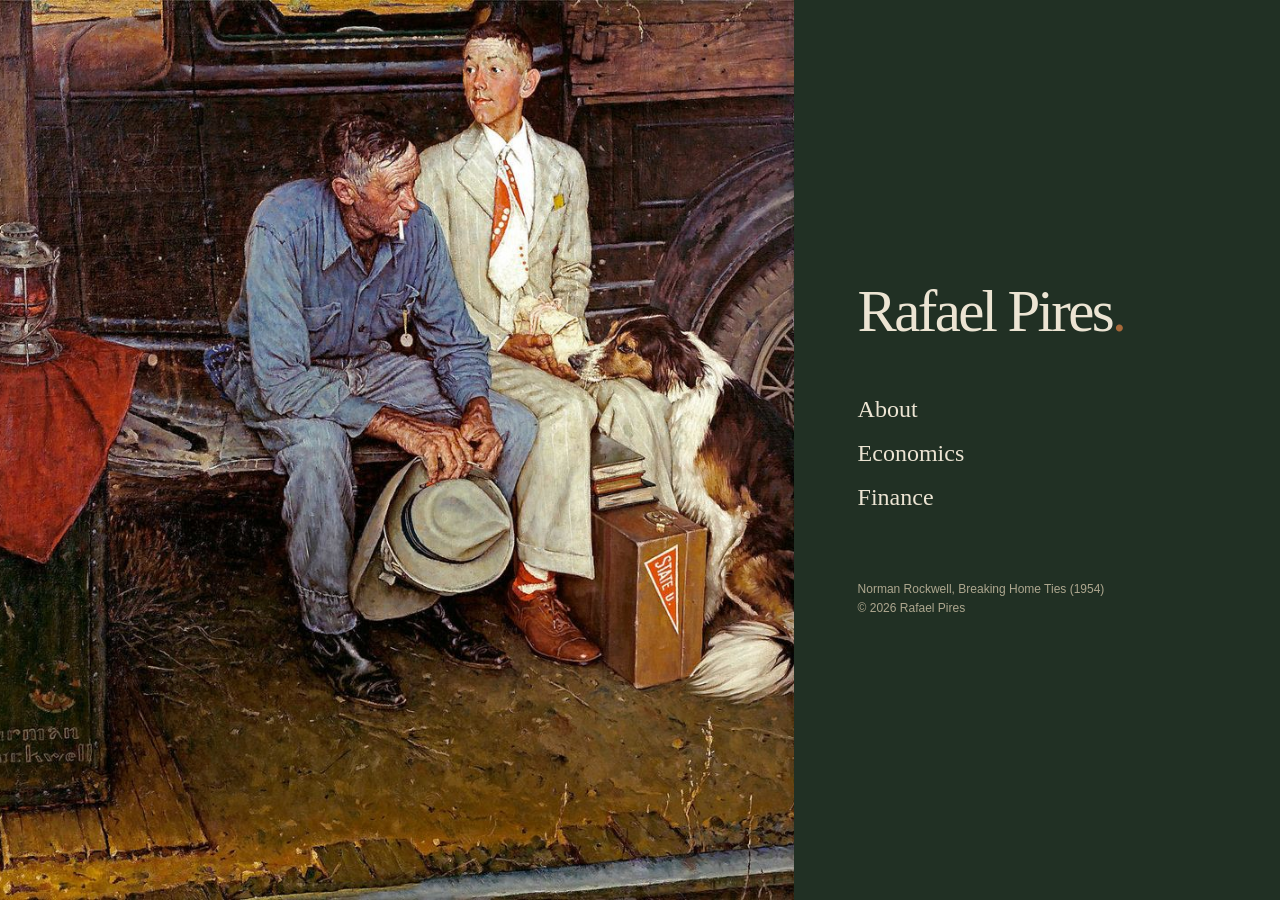
<file: index.html>
<!doctype html>
<html lang="en">
<head>
  <meta charset="utf-8">
  <meta name="viewport" content="width=device-width, initial-scale=1">
  <meta name="color-scheme" content="dark">
  <meta name="description" content="Writing and research by Rafael Pires in economics and finance.">
  <title>Rafael Pires</title>
  <style>:root{
  --green:#213024;
  --green-deep:#172119;
  --ink:#ece4d3;
  --muted:#aea78f;
  --brown:#a8693a;
  --serif:Georgia,"Times New Roman",serif;
  --sans:-apple-system,BlinkMacSystemFont,"Segoe UI",Arial,sans-serif;
}
*{box-sizing:border-box}
html{-webkit-text-size-adjust:100%}
body{margin:0;min-height:100vh;min-height:100svh;display:flex;flex-direction:column;background:var(--green);color:var(--ink);font:1rem/1.75 var(--sans)}
a{color:inherit;text-decoration:none}
a:hover{text-decoration:underline;text-decoration-color:var(--brown);text-underline-offset:.3em;text-decoration-thickness:1px}
a:focus-visible{outline:1px solid var(--ink);outline-offset:4px}
h1,h2,h3,p{margin-top:0}
h1{font:400 clamp(2.6rem,5vw,3.8rem)/1.1 var(--serif);letter-spacing:-.03em;margin-bottom:2.5rem}
.skip-link{position:absolute;top:-8rem;left:1rem;padding:.5rem 1rem;background:var(--green-deep)}
.skip-link:focus{top:1rem}

/* Home */
.home-main{flex:1;display:grid;grid-template-columns:auto 1fr;min-height:100vh;min-height:100svh}
.home-figure{margin:0;height:100vh;height:100svh;position:sticky;top:0}
.home-figure img{display:block;height:100%;width:auto;max-width:62vw;object-fit:cover;object-position:70% center}
.home-panel{display:flex;flex-direction:column;justify-content:center;padding:4rem clamp(2rem,5vw,5.5rem)}
.home h1{white-space:nowrap;font-size:clamp(2.8rem,4.6vw,5.5rem);line-height:1.02;letter-spacing:-.045em;margin:0 0 3rem}
.home h1 span{color:var(--brown)}
.home-nav{display:flex;flex-direction:column;align-items:flex-start;gap:.35rem}
.home-nav a{font:400 1.5rem/1.6 var(--serif)}
.home-foot{margin-top:4rem;font-size:.75rem;line-height:1.6;color:var(--muted)}
.home-foot p{margin:0}

/* Inner pages */
.site-header{display:flex;flex-wrap:wrap;justify-content:space-between;align-items:baseline;gap:.5rem 2rem;width:calc(100% - 4rem);max-width:60rem;margin:0 auto;padding:2rem 0}
.wordmark{font:400 1.5rem/1.2 var(--serif);letter-spacing:-.02em}
.header-nav{display:flex;flex-wrap:wrap;gap:.25rem 2rem;font-size:.9rem;color:var(--muted)}
.header-nav a[aria-current="page"]{color:var(--ink)}
.page-main{flex:1;width:calc(100% - 4rem);max-width:60rem;margin:0 auto;padding:3.5rem 0 5rem}

.about-copy{max-width:38rem}
.about-copy p{font-size:1.1rem;line-height:1.85;margin-bottom:1.4rem}

.research-areas{display:grid;grid-template-columns:repeat(2,minmax(0,1fr));gap:3rem}
.research-areas h2{font:400 2rem/1.25 var(--serif);margin:0 0 1rem}
.area-topics{display:flex;flex-direction:column;gap:.2rem;color:var(--muted)}
.area-topics a:hover{color:var(--ink)}

.archive-heading{display:flex;flex-wrap:wrap;justify-content:space-between;align-items:baseline;gap:1rem 2rem;margin-bottom:2rem}
.archive-heading h1{margin:0}
.area-switch,.section-tabs{display:flex;flex-wrap:wrap;gap:.25rem 1.75rem;font-size:.95rem;color:var(--muted)}
.area-switch a[aria-current="page"],.section-tabs a[aria-current="location"]{color:var(--ink);text-decoration:underline;text-decoration-color:var(--brown);text-underline-offset:.3em;text-decoration-thickness:1px}
.section-tabs{margin-bottom:2.5rem}
.publication{margin-bottom:2.5rem}
.publication time{font-size:.8rem;color:var(--muted)}
.publication h3{font:400 clamp(1.4rem,2.6vw,1.75rem)/1.3 var(--serif);margin:.2rem 0 .4rem;max-width:44rem}
.publication p{color:var(--muted);max-width:42rem;margin:0}
.empty{color:var(--muted)}

.article-main{max-width:44rem}
.article-header{margin-bottom:2.5rem}
.article-header h1{margin-bottom:1rem}
.article-byline{font-size:.85rem;color:var(--muted)}
.article-body{font-size:1.1rem;line-height:1.85}
.article-body p{margin-bottom:1.4rem}
.article-body h2{font:400 1.7rem/1.35 var(--serif);margin:2.6rem 0 1rem}
.article-body figure{margin:2rem 0}
.article-body img{display:block;max-width:100%;height:auto}
.article-body figcaption{color:var(--muted);font-size:.85rem;padding-top:.6rem}
.article-body blockquote{margin:2rem 0;padding-left:1.5rem;border-left:2px solid var(--brown);font:1.3rem/1.6 var(--serif)}
.article-back{margin-top:3rem;font-size:.9rem;color:var(--muted)}

.site-footer{width:calc(100% - 4rem);max-width:60rem;margin:0 auto;padding:2rem 0;font-size:.75rem;color:var(--muted)}
.site-footer p{margin:0}
[hidden]{display:none!important}

@media(max-width:760px){
  .home-main{grid-template-columns:1fr}
  .home-figure{position:static;height:52svh}
  .home-figure img{width:100%;max-width:none;object-position:center 30%}
  .home-panel{padding:2.5rem 1.75rem 2rem}
  .home h1{margin-bottom:2rem}
  .home-nav a{font-size:1.3rem}
  .home-foot{margin-top:2.5rem}
  .site-header,.page-main,.site-footer{width:calc(100% - 3rem)}
  .site-header{padding:1.25rem 0}
  .page-main{padding-top:2rem}
  .research-areas{grid-template-columns:1fr;gap:2.25rem}
  .archive-heading{flex-direction:column}
}
@media print{
  body{background:#fff;color:#000}
  .site-header,.site-footer,.skip-link,.article-back,.area-switch{display:none}
}
</style>
</head>
<body class="home">
  <a class="skip-link" href="#conteudo">Skip to content</a>
  <main id="conteudo" class="home-main">
    <figure class="home-figure"><img src="hero.jpg" alt="Norman Rockwell, Breaking Home Ties, 1954"></figure>
    <div class="home-panel">
      <h1>Rafael Pires<span aria-hidden="true">.</span></h1>
      <nav class="home-nav" aria-label="Main navigation">
        <a href="sobre.html">About</a>
        <a href="economics.html">Economics</a>
        <a href="finance.html">Finance</a>
      </nav>
      <div class="home-foot">
        <p>Norman Rockwell, Breaking Home Ties (1954)</p>
        <p>© 2026 Rafael Pires</p>
      </div>
    </div>
  </main>
</body>
</html>
</file>
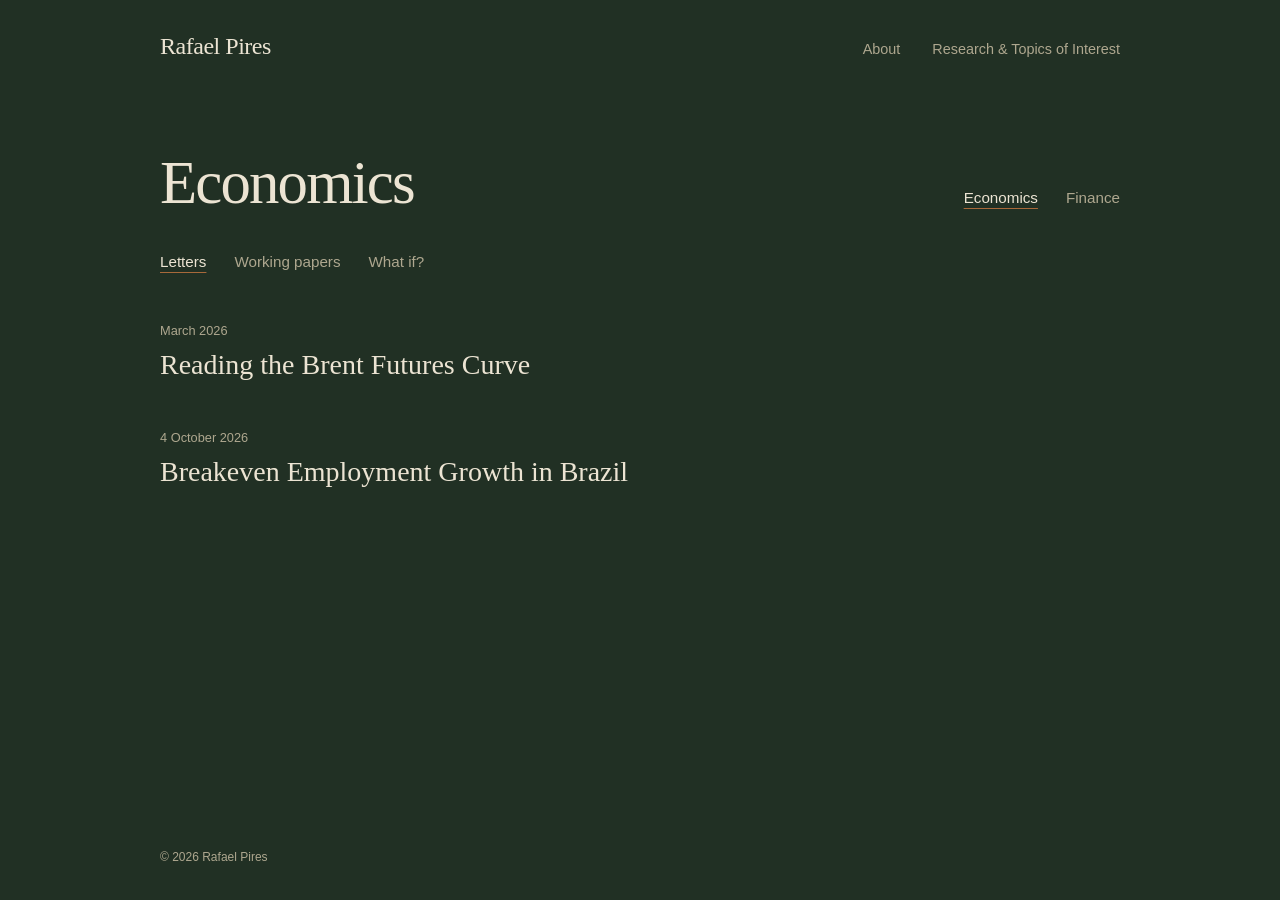
<file: economics.html>
<!doctype html>
<html lang="en">
<head>
  <meta charset="utf-8">
  <meta name="viewport" content="width=device-width, initial-scale=1">
  <meta name="color-scheme" content="dark">
  <meta name="description" content="Economics by Rafael Pires.">
  <title>Economics | Rafael Pires</title>
  <style>:root{
  --green:#213024;
  --green-deep:#172119;
  --ink:#ece4d3;
  --muted:#aea78f;
  --brown:#a8693a;
  --serif:Georgia,"Times New Roman",serif;
  --sans:-apple-system,BlinkMacSystemFont,"Segoe UI",Arial,sans-serif;
}
*{box-sizing:border-box}
html{-webkit-text-size-adjust:100%}
body{margin:0;min-height:100vh;min-height:100svh;display:flex;flex-direction:column;background:var(--green);color:var(--ink);font:1rem/1.75 var(--sans)}
a{color:inherit;text-decoration:none}
a:hover{text-decoration:underline;text-decoration-color:var(--brown);text-underline-offset:.3em;text-decoration-thickness:1px}
a:focus-visible{outline:1px solid var(--ink);outline-offset:4px}
h1,h2,h3,p{margin-top:0}
h1{font:400 clamp(2.6rem,5vw,3.8rem)/1.1 var(--serif);letter-spacing:-.03em;margin-bottom:2.5rem}
.skip-link{position:absolute;top:-8rem;left:1rem;padding:.5rem 1rem;background:var(--green-deep)}
.skip-link:focus{top:1rem}

/* Home */
.home-main{flex:1;display:grid;grid-template-columns:auto 1fr;min-height:100vh;min-height:100svh}
.home-figure{margin:0;height:100vh;height:100svh;position:sticky;top:0}
.home-figure img{display:block;height:100%;width:auto;max-width:62vw;object-fit:cover;object-position:70% center}
.home-panel{display:flex;flex-direction:column;justify-content:center;padding:4rem clamp(2rem,5vw,5.5rem)}
.home h1{white-space:nowrap;font-size:clamp(2.8rem,4.6vw,5.5rem);line-height:1.02;letter-spacing:-.045em;margin:0 0 3rem}
.home h1 span{color:var(--brown)}
.home-nav{display:flex;flex-direction:column;align-items:flex-start;gap:.35rem}
.home-nav a{font:400 1.5rem/1.6 var(--serif)}
.home-foot{margin-top:4rem;font-size:.75rem;line-height:1.6;color:var(--muted)}
.home-foot p{margin:0}

/* Inner pages */
.site-header{display:flex;flex-wrap:wrap;justify-content:space-between;align-items:baseline;gap:.5rem 2rem;width:calc(100% - 4rem);max-width:60rem;margin:0 auto;padding:2rem 0}
.wordmark{font:400 1.5rem/1.2 var(--serif);letter-spacing:-.02em}
.header-nav{display:flex;flex-wrap:wrap;gap:.25rem 2rem;font-size:.9rem;color:var(--muted)}
.header-nav a[aria-current="page"]{color:var(--ink)}
.page-main{flex:1;width:calc(100% - 4rem);max-width:60rem;margin:0 auto;padding:3.5rem 0 5rem}

.about-copy{max-width:38rem}
.about-copy p{font-size:1.1rem;line-height:1.85;margin-bottom:1.4rem}

.research-areas{display:grid;grid-template-columns:repeat(2,minmax(0,1fr));gap:3rem}
.research-areas h2{font:400 2rem/1.25 var(--serif);margin:0 0 1rem}
.area-topics{display:flex;flex-direction:column;gap:.2rem;color:var(--muted)}
.area-topics a:hover{color:var(--ink)}

.archive-heading{display:flex;flex-wrap:wrap;justify-content:space-between;align-items:baseline;gap:1rem 2rem;margin-bottom:2rem}
.archive-heading h1{margin:0}
.area-switch,.section-tabs{display:flex;flex-wrap:wrap;gap:.25rem 1.75rem;font-size:.95rem;color:var(--muted)}
.area-switch a[aria-current="page"],.section-tabs a[aria-current="location"]{color:var(--ink);text-decoration:underline;text-decoration-color:var(--brown);text-underline-offset:.3em;text-decoration-thickness:1px}
.section-tabs{margin-bottom:2.5rem}
.publication{margin-bottom:2.5rem}
.publication time{font-size:.8rem;color:var(--muted)}
.publication h3{font:400 clamp(1.4rem,2.6vw,1.75rem)/1.3 var(--serif);margin:.2rem 0 .4rem;max-width:44rem}
.publication p{color:var(--muted);max-width:42rem;margin:0}
.empty{color:var(--muted)}

.article-main{max-width:44rem}
.article-header{margin-bottom:2.5rem}
.article-header h1{margin-bottom:1rem}
.article-byline{font-size:.85rem;color:var(--muted)}
.article-body{font-size:1.1rem;line-height:1.85}
.article-body p{margin-bottom:1.4rem}
.article-body h2{font:400 1.7rem/1.35 var(--serif);margin:2.6rem 0 1rem}
.article-body figure{margin:2rem 0}
.article-body img{display:block;max-width:100%;height:auto}
.article-body figcaption{color:var(--muted);font-size:.85rem;padding-top:.6rem}
.article-body blockquote{margin:2rem 0;padding-left:1.5rem;border-left:2px solid var(--brown);font:1.3rem/1.6 var(--serif)}
.article-back{margin-top:3rem;font-size:.9rem;color:var(--muted)}

.site-footer{width:calc(100% - 4rem);max-width:60rem;margin:0 auto;padding:2rem 0;font-size:.75rem;color:var(--muted)}
.site-footer p{margin:0}
[hidden]{display:none!important}

@media(max-width:760px){
  .home-main{grid-template-columns:1fr}
  .home-figure{position:static;height:52svh}
  .home-figure img{width:100%;max-width:none;object-position:center 30%}
  .home-panel{padding:2.5rem 1.75rem 2rem}
  .home h1{margin-bottom:2rem}
  .home-nav a{font-size:1.3rem}
  .home-foot{margin-top:2.5rem}
  .site-header,.page-main,.site-footer{width:calc(100% - 3rem)}
  .site-header{padding:1.25rem 0}
  .page-main{padding-top:2rem}
  .research-areas{grid-template-columns:1fr;gap:2.25rem}
  .archive-heading{flex-direction:column}
}
@media print{
  body{background:#fff;color:#000}
  .site-header,.site-footer,.skip-link,.article-back,.area-switch{display:none}
}
</style>
</head>
<body>
  <a class="skip-link" href="#conteudo">Skip to content</a>
  <header class="site-header">
    <a class="wordmark" href="index.html">Rafael Pires</a>
    <nav aria-label="Main navigation" class="header-nav">
      <a href="sobre.html">About</a>
      <a href="research.html">Research &amp; Topics of Interest</a>
    </nav>
  </header>
  <main id="conteudo" class="page-main" data-archive="economics">
    <div class="archive-heading">
      <h1>Economics</h1>
      <nav class="area-switch" aria-label="Research areas">
        <a href="economics.html" data-area="economics" aria-current="page">Economics</a>
        <a href="finance.html" data-area="finance">Finance</a>
      </nav>
    </div>
    <nav class="section-tabs" aria-label="Publication types">
      <a href="#letters" data-type="letters" aria-current="location" aria-controls="publication-list">Letters</a>
      <a href="#working_papers" data-type="working_papers" aria-controls="publication-list">Working papers</a>
      <a href="#what_if" data-type="what_if" aria-controls="publication-list">What if?</a>
    </nav>
    <section class="publication-list" id="publication-list" data-publications aria-label="Letters" aria-live="polite"></section>
  </main>
  <footer class="site-footer"><p>© 2026 Rafael Pires</p></footer>
  <script src="publicacoes.js"></script>
  <script>(() => {
  "use strict";
  const archive = document.querySelector("[data-archive]");
  if (!archive) return;
  const list = archive.querySelector("[data-publications]");
  const links = [...archive.querySelectorAll("[data-type]")];
  const typeLabels = {letters: "Letters", working_papers: "Working papers", what_if: "What if?"};
  const all = Array.isArray(window.PUBLICACOES) ? window.PUBLICACOES : [];
  const items = all.filter(item => item &&
    typeof item.titulo === "string" &&
    item.area === archive.dataset.archive &&
    Object.prototype.hasOwnProperty.call(typeLabels, item.tipo || "letters") &&
    typeof item.data === "string" && /^\d{4}-\d{2}-\d{2}$/.test(item.data) &&
    typeof item.arquivo === "string" && /^[a-zA-Z0-9_./-]+\.html$/.test(item.arquivo) &&
    !item.arquivo.includes("..") && !item.arquivo.startsWith("/")
  ).sort((a, b) => b.data.localeCompare(a.data));
  const formatter = new Intl.DateTimeFormat("en-GB", {day: "numeric", month: "long", year: "numeric", timeZone: "UTC"});
  function render() {
    const hash = location.hash.slice(1);
    const type = Object.prototype.hasOwnProperty.call(typeLabels, hash) ? hash : "letters";
    for (const link of links) {
      if (link.dataset.type === type) link.setAttribute("aria-current", "location");
      else link.removeAttribute("aria-current");
    }
    for (const link of archive.querySelectorAll("[data-area]")) link.href = link.dataset.area + ".html#" + type;
    list.replaceChildren();
    list.setAttribute("aria-label", typeLabels[type]);
    const subset = items.filter(entry => (entry.tipo || "letters") === type);
    if (type === "letters") subset.sort((a, b) => a.data.localeCompare(b.data));
    if (!subset.length) {
      const empty = document.createElement("p");
      empty.className = "empty";
      empty.textContent = "Nothing published here yet.";
      list.append(empty);
      return;
    }
    for (const item of subset) {
      const article = document.createElement("article");
      article.className = "publication";
      const time = document.createElement("time");
      time.dateTime = item.data;
      const date = new Date(item.data + "T12:00:00Z");
      time.textContent = typeof item.data_texto === "string" && item.data_texto.trim() ? item.data_texto : (Number.isNaN(date.getTime()) ? item.data : formatter.format(date));
      const heading = document.createElement("h3");
      const link = document.createElement("a");
      link.href = item.arquivo;
      link.textContent = item.titulo;
      heading.append(link);
      article.append(time, heading);
      if (typeof item.resumo === "string" && item.resumo.trim()) {
        const summary = document.createElement("p");
        summary.textContent = item.resumo;
        article.append(summary);
      }
      list.append(article);
    }
  }
  window.addEventListener("hashchange", render);
  render();
})();
</script>
</body>
</html>
</file>
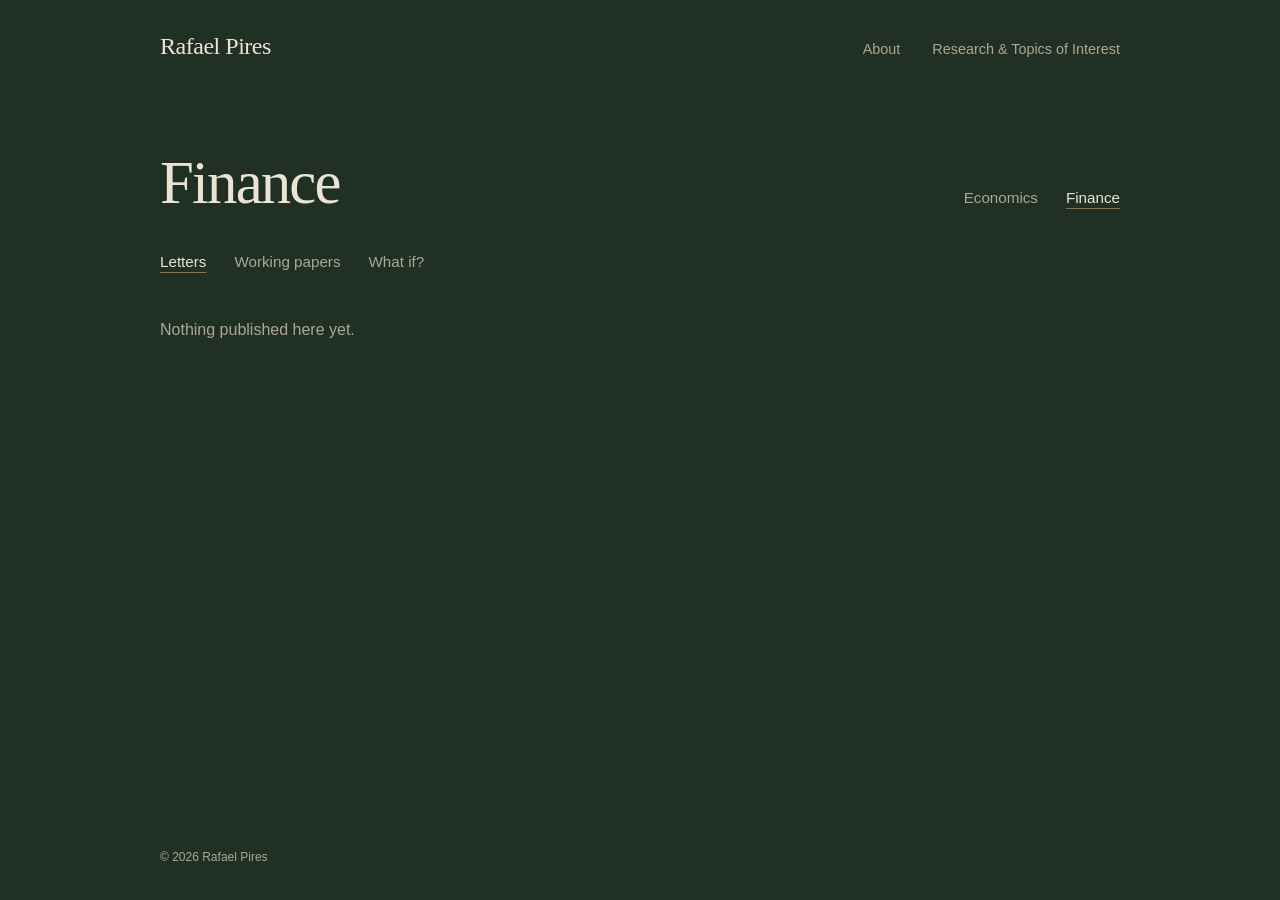
<file: finance.html>
<!doctype html>
<html lang="en">
<head>
  <meta charset="utf-8">
  <meta name="viewport" content="width=device-width, initial-scale=1">
  <meta name="color-scheme" content="dark">
  <meta name="description" content="Finance by Rafael Pires.">
  <title>Finance | Rafael Pires</title>
  <style>:root{
  --green:#213024;
  --green-deep:#172119;
  --ink:#ece4d3;
  --muted:#aea78f;
  --brown:#a8693a;
  --serif:Georgia,"Times New Roman",serif;
  --sans:-apple-system,BlinkMacSystemFont,"Segoe UI",Arial,sans-serif;
}
*{box-sizing:border-box}
html{-webkit-text-size-adjust:100%}
body{margin:0;min-height:100vh;min-height:100svh;display:flex;flex-direction:column;background:var(--green);color:var(--ink);font:1rem/1.75 var(--sans)}
a{color:inherit;text-decoration:none}
a:hover{text-decoration:underline;text-decoration-color:var(--brown);text-underline-offset:.3em;text-decoration-thickness:1px}
a:focus-visible{outline:1px solid var(--ink);outline-offset:4px}
h1,h2,h3,p{margin-top:0}
h1{font:400 clamp(2.6rem,5vw,3.8rem)/1.1 var(--serif);letter-spacing:-.03em;margin-bottom:2.5rem}
.skip-link{position:absolute;top:-8rem;left:1rem;padding:.5rem 1rem;background:var(--green-deep)}
.skip-link:focus{top:1rem}

/* Home */
.home-main{flex:1;display:grid;grid-template-columns:auto 1fr;min-height:100vh;min-height:100svh}
.home-figure{margin:0;height:100vh;height:100svh;position:sticky;top:0}
.home-figure img{display:block;height:100%;width:auto;max-width:62vw;object-fit:cover;object-position:70% center}
.home-panel{display:flex;flex-direction:column;justify-content:center;padding:4rem clamp(2rem,5vw,5.5rem)}
.home h1{white-space:nowrap;font-size:clamp(2.8rem,4.6vw,5.5rem);line-height:1.02;letter-spacing:-.045em;margin:0 0 3rem}
.home h1 span{color:var(--brown)}
.home-nav{display:flex;flex-direction:column;align-items:flex-start;gap:.35rem}
.home-nav a{font:400 1.5rem/1.6 var(--serif)}
.home-foot{margin-top:4rem;font-size:.75rem;line-height:1.6;color:var(--muted)}
.home-foot p{margin:0}

/* Inner pages */
.site-header{display:flex;flex-wrap:wrap;justify-content:space-between;align-items:baseline;gap:.5rem 2rem;width:calc(100% - 4rem);max-width:60rem;margin:0 auto;padding:2rem 0}
.wordmark{font:400 1.5rem/1.2 var(--serif);letter-spacing:-.02em}
.header-nav{display:flex;flex-wrap:wrap;gap:.25rem 2rem;font-size:.9rem;color:var(--muted)}
.header-nav a[aria-current="page"]{color:var(--ink)}
.page-main{flex:1;width:calc(100% - 4rem);max-width:60rem;margin:0 auto;padding:3.5rem 0 5rem}

.about-copy{max-width:38rem}
.about-copy p{font-size:1.1rem;line-height:1.85;margin-bottom:1.4rem}

.research-areas{display:grid;grid-template-columns:repeat(2,minmax(0,1fr));gap:3rem}
.research-areas h2{font:400 2rem/1.25 var(--serif);margin:0 0 1rem}
.area-topics{display:flex;flex-direction:column;gap:.2rem;color:var(--muted)}
.area-topics a:hover{color:var(--ink)}

.archive-heading{display:flex;flex-wrap:wrap;justify-content:space-between;align-items:baseline;gap:1rem 2rem;margin-bottom:2rem}
.archive-heading h1{margin:0}
.area-switch,.section-tabs{display:flex;flex-wrap:wrap;gap:.25rem 1.75rem;font-size:.95rem;color:var(--muted)}
.area-switch a[aria-current="page"],.section-tabs a[aria-current="location"]{color:var(--ink);text-decoration:underline;text-decoration-color:var(--brown);text-underline-offset:.3em;text-decoration-thickness:1px}
.section-tabs{margin-bottom:2.5rem}
.publication{margin-bottom:2.5rem}
.publication time{font-size:.8rem;color:var(--muted)}
.publication h3{font:400 clamp(1.4rem,2.6vw,1.75rem)/1.3 var(--serif);margin:.2rem 0 .4rem;max-width:44rem}
.publication p{color:var(--muted);max-width:42rem;margin:0}
.empty{color:var(--muted)}

.article-main{max-width:44rem}
.article-header{margin-bottom:2.5rem}
.article-header h1{margin-bottom:1rem}
.article-byline{font-size:.85rem;color:var(--muted)}
.article-body{font-size:1.1rem;line-height:1.85}
.article-body p{margin-bottom:1.4rem}
.article-body h2{font:400 1.7rem/1.35 var(--serif);margin:2.6rem 0 1rem}
.article-body figure{margin:2rem 0}
.article-body img{display:block;max-width:100%;height:auto}
.article-body figcaption{color:var(--muted);font-size:.85rem;padding-top:.6rem}
.article-body blockquote{margin:2rem 0;padding-left:1.5rem;border-left:2px solid var(--brown);font:1.3rem/1.6 var(--serif)}
.article-back{margin-top:3rem;font-size:.9rem;color:var(--muted)}

.site-footer{width:calc(100% - 4rem);max-width:60rem;margin:0 auto;padding:2rem 0;font-size:.75rem;color:var(--muted)}
.site-footer p{margin:0}
[hidden]{display:none!important}

@media(max-width:760px){
  .home-main{grid-template-columns:1fr}
  .home-figure{position:static;height:52svh}
  .home-figure img{width:100%;max-width:none;object-position:center 30%}
  .home-panel{padding:2.5rem 1.75rem 2rem}
  .home h1{margin-bottom:2rem}
  .home-nav a{font-size:1.3rem}
  .home-foot{margin-top:2.5rem}
  .site-header,.page-main,.site-footer{width:calc(100% - 3rem)}
  .site-header{padding:1.25rem 0}
  .page-main{padding-top:2rem}
  .research-areas{grid-template-columns:1fr;gap:2.25rem}
  .archive-heading{flex-direction:column}
}
@media print{
  body{background:#fff;color:#000}
  .site-header,.site-footer,.skip-link,.article-back,.area-switch{display:none}
}
</style>
</head>
<body>
  <a class="skip-link" href="#conteudo">Skip to content</a>
  <header class="site-header">
    <a class="wordmark" href="index.html">Rafael Pires</a>
    <nav aria-label="Main navigation" class="header-nav">
      <a href="sobre.html">About</a>
      <a href="research.html">Research &amp; Topics of Interest</a>
    </nav>
  </header>
  <main id="conteudo" class="page-main" data-archive="finance">
    <div class="archive-heading">
      <h1>Finance</h1>
      <nav class="area-switch" aria-label="Research areas">
        <a href="economics.html" data-area="economics">Economics</a>
        <a href="finance.html" data-area="finance" aria-current="page">Finance</a>
      </nav>
    </div>
    <nav class="section-tabs" aria-label="Publication types">
      <a href="#letters" data-type="letters" aria-current="location" aria-controls="publication-list">Letters</a>
      <a href="#working_papers" data-type="working_papers" aria-controls="publication-list">Working papers</a>
      <a href="#what_if" data-type="what_if" aria-controls="publication-list">What if?</a>
    </nav>
    <section class="publication-list" id="publication-list" data-publications aria-label="Letters" aria-live="polite"></section>
  </main>
  <footer class="site-footer"><p>© 2026 Rafael Pires</p></footer>
  <script src="publicacoes.js"></script>
  <script>(() => {
  "use strict";
  const archive = document.querySelector("[data-archive]");
  if (!archive) return;
  const list = archive.querySelector("[data-publications]");
  const links = [...archive.querySelectorAll("[data-type]")];
  const typeLabels = {letters: "Letters", working_papers: "Working papers", what_if: "What if?"};
  const all = Array.isArray(window.PUBLICACOES) ? window.PUBLICACOES : [];
  const items = all.filter(item => item &&
    typeof item.titulo === "string" &&
    item.area === archive.dataset.archive &&
    Object.prototype.hasOwnProperty.call(typeLabels, item.tipo || "letters") &&
    typeof item.data === "string" && /^\d{4}-\d{2}-\d{2}$/.test(item.data) &&
    typeof item.arquivo === "string" && /^[a-zA-Z0-9_./-]+\.html$/.test(item.arquivo) &&
    !item.arquivo.includes("..") && !item.arquivo.startsWith("/")
  ).sort((a, b) => b.data.localeCompare(a.data));
  const formatter = new Intl.DateTimeFormat("en-GB", {day: "numeric", month: "long", year: "numeric", timeZone: "UTC"});
  function render() {
    const hash = location.hash.slice(1);
    const type = Object.prototype.hasOwnProperty.call(typeLabels, hash) ? hash : "letters";
    for (const link of links) {
      if (link.dataset.type === type) link.setAttribute("aria-current", "location");
      else link.removeAttribute("aria-current");
    }
    for (const link of archive.querySelectorAll("[data-area]")) link.href = link.dataset.area + ".html#" + type;
    list.replaceChildren();
    list.setAttribute("aria-label", typeLabels[type]);
    const subset = items.filter(entry => (entry.tipo || "letters") === type);
    if (!subset.length) {
      const empty = document.createElement("p");
      empty.className = "empty";
      empty.textContent = "Nothing published here yet.";
      list.append(empty);
      return;
    }
    for (const item of subset) {
      const article = document.createElement("article");
      article.className = "publication";
      const time = document.createElement("time");
      time.dateTime = item.data;
      const date = new Date(item.data + "T12:00:00Z");
      time.textContent = typeof item.data_texto === "string" && item.data_texto.trim() ? item.data_texto : (Number.isNaN(date.getTime()) ? item.data : formatter.format(date));
      const heading = document.createElement("h3");
      const link = document.createElement("a");
      link.href = item.arquivo;
      link.textContent = item.titulo;
      heading.append(link);
      article.append(time, heading);
      if (typeof item.resumo === "string" && item.resumo.trim()) {
        const summary = document.createElement("p");
        summary.textContent = item.resumo;
        article.append(summary);
      }
      list.append(article);
    }
  }
  window.addEventListener("hashchange", render);
  render();
})();
</script>
</body>
</html>
</file>
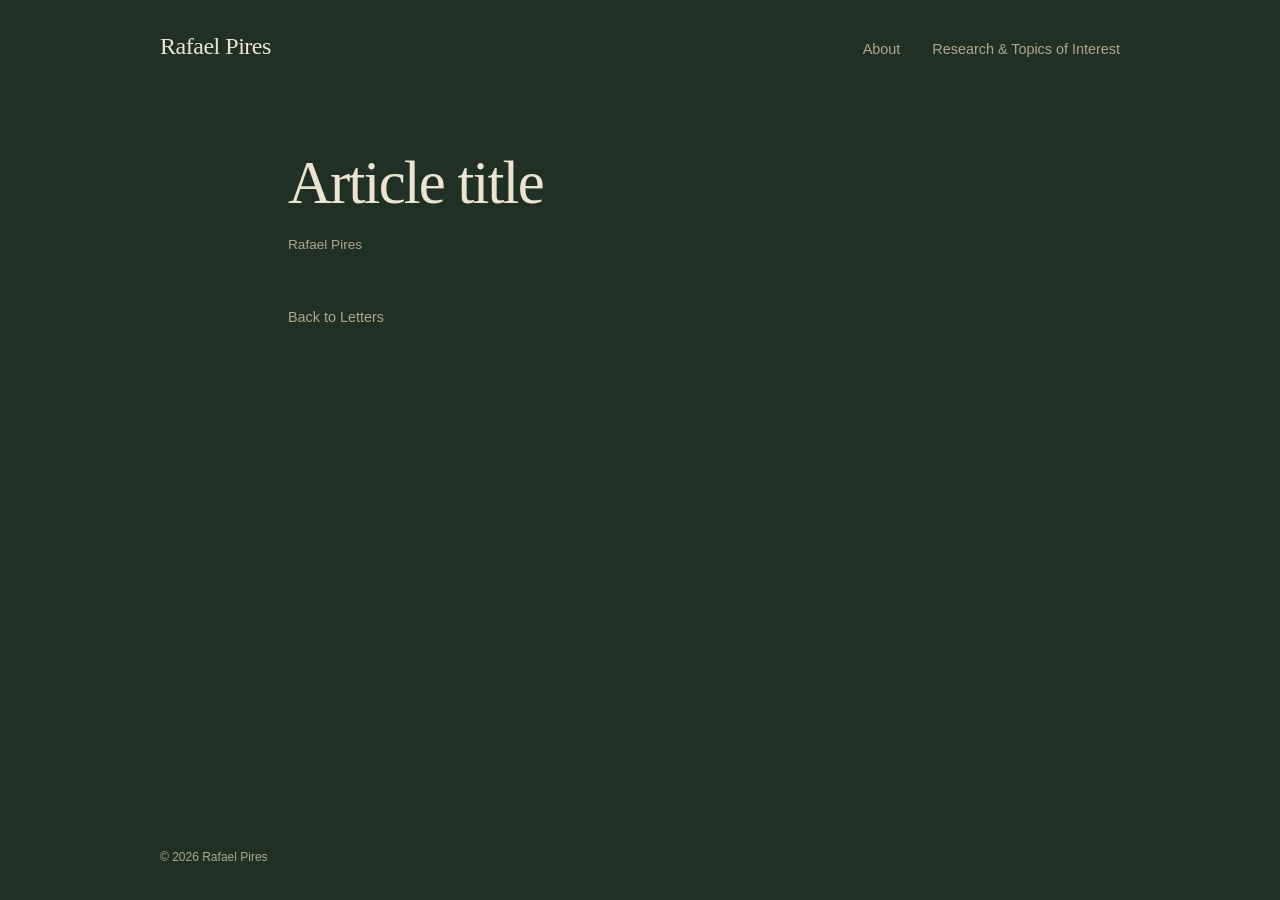
<file: modelo_artigo.html>
<!doctype html>
<html lang="en">
<head>
  <meta charset="utf-8">
  <meta name="viewport" content="width=device-width, initial-scale=1">
  <meta name="color-scheme" content="dark">
  <meta name="description" content="Article title.">
  <title>Article title | Rafael Pires</title>
  <style>:root{
  --green:#213024;
  --green-deep:#172119;
  --ink:#ece4d3;
  --muted:#aea78f;
  --brown:#a8693a;
  --serif:Georgia,"Times New Roman",serif;
  --sans:-apple-system,BlinkMacSystemFont,"Segoe UI",Arial,sans-serif;
}
*{box-sizing:border-box}
html{-webkit-text-size-adjust:100%}
body{margin:0;min-height:100vh;min-height:100svh;display:flex;flex-direction:column;background:var(--green);color:var(--ink);font:1rem/1.75 var(--sans)}
a{color:inherit;text-decoration:none}
a:hover{text-decoration:underline;text-decoration-color:var(--brown);text-underline-offset:.3em;text-decoration-thickness:1px}
a:focus-visible{outline:1px solid var(--ink);outline-offset:4px}
h1,h2,h3,p{margin-top:0}
h1{font:400 clamp(2.6rem,5vw,3.8rem)/1.1 var(--serif);letter-spacing:-.03em;margin-bottom:2.5rem}
.skip-link{position:absolute;top:-8rem;left:1rem;padding:.5rem 1rem;background:var(--green-deep)}
.skip-link:focus{top:1rem}

/* Home */
.home-main{flex:1;display:grid;grid-template-columns:auto 1fr;min-height:100vh;min-height:100svh}
.home-figure{margin:0;height:100vh;height:100svh;position:sticky;top:0}
.home-figure img{display:block;height:100%;width:auto;max-width:62vw;object-fit:cover;object-position:70% center}
.home-panel{display:flex;flex-direction:column;justify-content:center;padding:4rem clamp(2rem,5vw,5.5rem)}
.home h1{white-space:nowrap;font-size:clamp(2.8rem,4.6vw,5.5rem);line-height:1.02;letter-spacing:-.045em;margin:0 0 3rem}
.home h1 span{color:var(--brown)}
.home-nav{display:flex;flex-direction:column;align-items:flex-start;gap:.35rem}
.home-nav a{font:400 1.5rem/1.6 var(--serif)}
.home-foot{margin-top:4rem;font-size:.75rem;line-height:1.6;color:var(--muted)}
.home-foot p{margin:0}

/* Inner pages */
.site-header{display:flex;flex-wrap:wrap;justify-content:space-between;align-items:baseline;gap:.5rem 2rem;width:calc(100% - 4rem);max-width:60rem;margin:0 auto;padding:2rem 0}
.wordmark{font:400 1.5rem/1.2 var(--serif);letter-spacing:-.02em}
.header-nav{display:flex;flex-wrap:wrap;gap:.25rem 2rem;font-size:.9rem;color:var(--muted)}
.header-nav a[aria-current="page"]{color:var(--ink)}
.page-main{flex:1;width:calc(100% - 4rem);max-width:60rem;margin:0 auto;padding:3.5rem 0 5rem}

.about-copy{max-width:38rem}
.about-copy p{font-size:1.1rem;line-height:1.85;margin-bottom:1.4rem}

.research-areas{display:grid;grid-template-columns:repeat(2,minmax(0,1fr));gap:3rem}
.research-areas h2{font:400 2rem/1.25 var(--serif);margin:0 0 1rem}
.area-topics{display:flex;flex-direction:column;gap:.2rem;color:var(--muted)}
.area-topics a:hover{color:var(--ink)}

.archive-heading{display:flex;flex-wrap:wrap;justify-content:space-between;align-items:baseline;gap:1rem 2rem;margin-bottom:2rem}
.archive-heading h1{margin:0}
.area-switch,.section-tabs{display:flex;flex-wrap:wrap;gap:.25rem 1.75rem;font-size:.95rem;color:var(--muted)}
.area-switch a[aria-current="page"],.section-tabs a[aria-current="location"]{color:var(--ink);text-decoration:underline;text-decoration-color:var(--brown);text-underline-offset:.3em;text-decoration-thickness:1px}
.section-tabs{margin-bottom:2.5rem}
.publication{margin-bottom:2.5rem}
.publication time{font-size:.8rem;color:var(--muted)}
.publication h3{font:400 clamp(1.4rem,2.6vw,1.75rem)/1.3 var(--serif);margin:.2rem 0 .4rem;max-width:44rem}
.publication p{color:var(--muted);max-width:42rem;margin:0}
.empty{color:var(--muted)}

.article-main{max-width:44rem}
.article-header{margin-bottom:2.5rem}
.article-header h1{margin-bottom:1rem}
.article-byline{font-size:.85rem;color:var(--muted)}
.article-body{font-size:1.1rem;line-height:1.85}
.article-body p{margin-bottom:1.4rem}
.article-body h2{font:400 1.7rem/1.35 var(--serif);margin:2.6rem 0 1rem}
.article-body figure{margin:2rem 0}
.article-body img{display:block;max-width:100%;height:auto}
.article-body figcaption{color:var(--muted);font-size:.85rem;padding-top:.6rem}
.article-body blockquote{margin:2rem 0;padding-left:1.5rem;border-left:2px solid var(--brown);font:1.3rem/1.6 var(--serif)}
.article-back{margin-top:3rem;font-size:.9rem;color:var(--muted)}

.site-footer{width:calc(100% - 4rem);max-width:60rem;margin:0 auto;padding:2rem 0;font-size:.75rem;color:var(--muted)}
.site-footer p{margin:0}
[hidden]{display:none!important}

@media(max-width:760px){
  .home-main{grid-template-columns:1fr}
  .home-figure{position:static;height:52svh}
  .home-figure img{width:100%;max-width:none;object-position:center 30%}
  .home-panel{padding:2.5rem 1.75rem 2rem}
  .home h1{margin-bottom:2rem}
  .home-nav a{font-size:1.3rem}
  .home-foot{margin-top:2.5rem}
  .site-header,.page-main,.site-footer{width:calc(100% - 3rem)}
  .site-header{padding:1.25rem 0}
  .page-main{padding-top:2rem}
  .research-areas{grid-template-columns:1fr;gap:2.25rem}
  .archive-heading{flex-direction:column}
}
@media print{
  body{background:#fff;color:#000}
  .site-header,.site-footer,.skip-link,.article-back,.area-switch{display:none}
}
</style>
  <meta name="robots" content="noindex, nofollow">
</head>
<body>
  <a class="skip-link" href="#conteudo">Skip to content</a>
  <header class="site-header">
    <a class="wordmark" href="index.html">Rafael Pires</a>
    <nav aria-label="Main navigation" class="header-nav">
      <a href="sobre.html">About</a>
      <a href="research.html">Research &amp; Topics of Interest</a>
    </nav>
  </header>
  <main id="conteudo" class="page-main article-main">
    <article>
      <header class="article-header">
        <h1>Article title</h1>
        <div class="article-byline">Rafael Pires</div>
      </header>
      <div class="article-body">
        <p></p>
      </div>
    </article>
    <p class="article-back"><a href="economics.html#letters">Back to Letters</a></p>
  </main>
  <footer class="site-footer"><p>© 2026 Rafael Pires</p></footer>
</body>
</html>
</file>
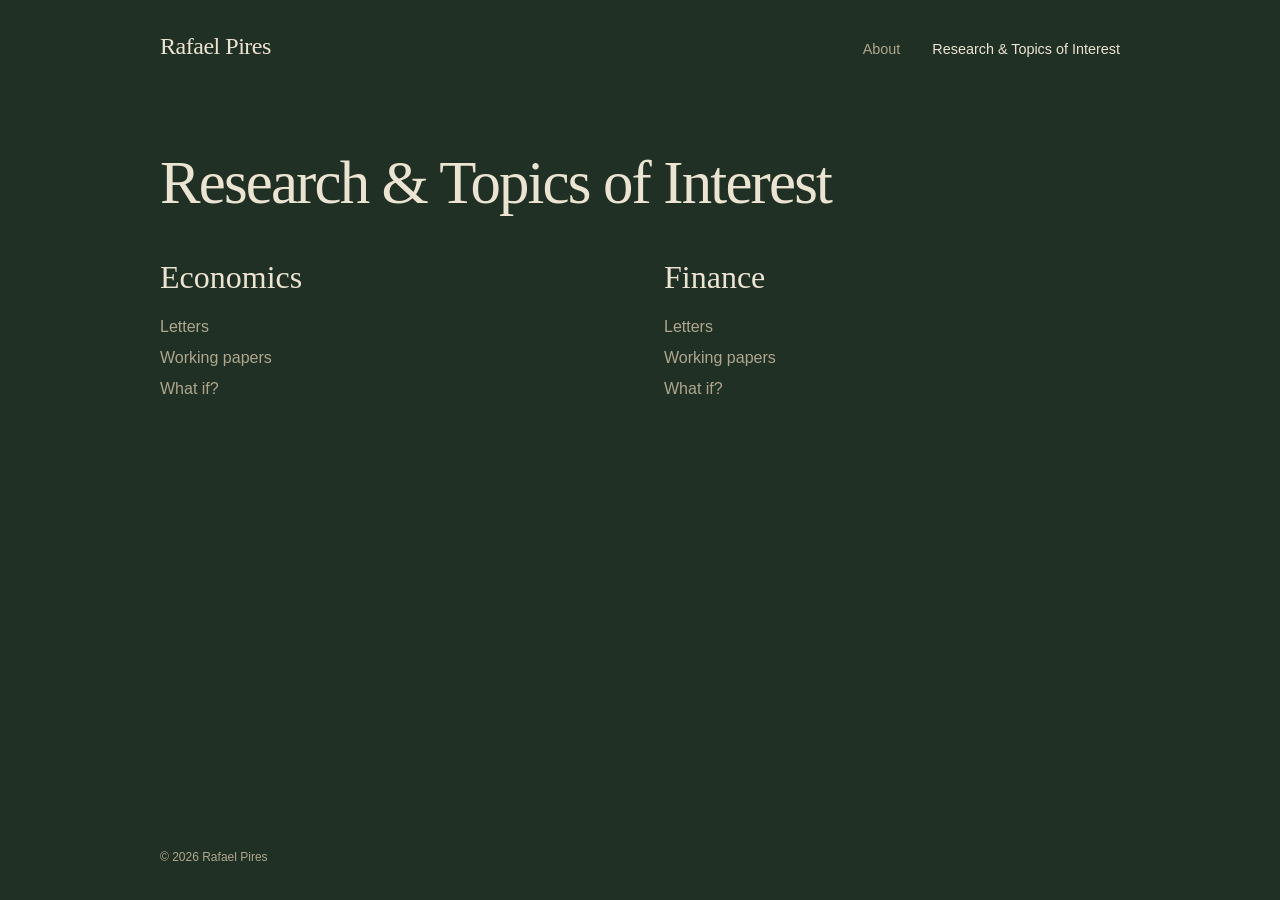
<file: research.html>
<!doctype html>
<html lang="en">
<head>
  <meta charset="utf-8">
  <meta name="viewport" content="width=device-width, initial-scale=1">
  <meta name="color-scheme" content="dark">
  <meta name="description" content="Research &amp; Topics of Interest.">
  <title>Research &amp; Topics of Interest | Rafael Pires</title>
  <style>:root{
  --green:#213024;
  --green-deep:#172119;
  --ink:#ece4d3;
  --muted:#aea78f;
  --brown:#a8693a;
  --serif:Georgia,"Times New Roman",serif;
  --sans:-apple-system,BlinkMacSystemFont,"Segoe UI",Arial,sans-serif;
}
*{box-sizing:border-box}
html{-webkit-text-size-adjust:100%}
body{margin:0;min-height:100vh;min-height:100svh;display:flex;flex-direction:column;background:var(--green);color:var(--ink);font:1rem/1.75 var(--sans)}
a{color:inherit;text-decoration:none}
a:hover{text-decoration:underline;text-decoration-color:var(--brown);text-underline-offset:.3em;text-decoration-thickness:1px}
a:focus-visible{outline:1px solid var(--ink);outline-offset:4px}
h1,h2,h3,p{margin-top:0}
h1{font:400 clamp(2.6rem,5vw,3.8rem)/1.1 var(--serif);letter-spacing:-.03em;margin-bottom:2.5rem}
.skip-link{position:absolute;top:-8rem;left:1rem;padding:.5rem 1rem;background:var(--green-deep)}
.skip-link:focus{top:1rem}

/* Home */
.home-main{flex:1;display:grid;grid-template-columns:auto 1fr;min-height:100vh;min-height:100svh}
.home-figure{margin:0;height:100vh;height:100svh;position:sticky;top:0}
.home-figure img{display:block;height:100%;width:auto;max-width:62vw;object-fit:cover;object-position:70% center}
.home-panel{display:flex;flex-direction:column;justify-content:center;padding:4rem clamp(2rem,5vw,5.5rem)}
.home h1{white-space:nowrap;font-size:clamp(2.8rem,4.6vw,5.5rem);line-height:1.02;letter-spacing:-.045em;margin:0 0 3rem}
.home h1 span{color:var(--brown)}
.home-nav{display:flex;flex-direction:column;align-items:flex-start;gap:.35rem}
.home-nav a{font:400 1.5rem/1.6 var(--serif)}
.home-foot{margin-top:4rem;font-size:.75rem;line-height:1.6;color:var(--muted)}
.home-foot p{margin:0}

/* Inner pages */
.site-header{display:flex;flex-wrap:wrap;justify-content:space-between;align-items:baseline;gap:.5rem 2rem;width:calc(100% - 4rem);max-width:60rem;margin:0 auto;padding:2rem 0}
.wordmark{font:400 1.5rem/1.2 var(--serif);letter-spacing:-.02em}
.header-nav{display:flex;flex-wrap:wrap;gap:.25rem 2rem;font-size:.9rem;color:var(--muted)}
.header-nav a[aria-current="page"]{color:var(--ink)}
.page-main{flex:1;width:calc(100% - 4rem);max-width:60rem;margin:0 auto;padding:3.5rem 0 5rem}

.about-copy{max-width:38rem}
.about-copy p{font-size:1.1rem;line-height:1.85;margin-bottom:1.4rem}

.research-areas{display:grid;grid-template-columns:repeat(2,minmax(0,1fr));gap:3rem}
.research-areas h2{font:400 2rem/1.25 var(--serif);margin:0 0 1rem}
.area-topics{display:flex;flex-direction:column;gap:.2rem;color:var(--muted)}
.area-topics a:hover{color:var(--ink)}

.archive-heading{display:flex;flex-wrap:wrap;justify-content:space-between;align-items:baseline;gap:1rem 2rem;margin-bottom:2rem}
.archive-heading h1{margin:0}
.area-switch,.section-tabs{display:flex;flex-wrap:wrap;gap:.25rem 1.75rem;font-size:.95rem;color:var(--muted)}
.area-switch a[aria-current="page"],.section-tabs a[aria-current="location"]{color:var(--ink);text-decoration:underline;text-decoration-color:var(--brown);text-underline-offset:.3em;text-decoration-thickness:1px}
.section-tabs{margin-bottom:2.5rem}
.publication{margin-bottom:2.5rem}
.publication time{font-size:.8rem;color:var(--muted)}
.publication h3{font:400 clamp(1.4rem,2.6vw,1.75rem)/1.3 var(--serif);margin:.2rem 0 .4rem;max-width:44rem}
.publication p{color:var(--muted);max-width:42rem;margin:0}
.empty{color:var(--muted)}

.article-main{max-width:44rem}
.article-header{margin-bottom:2.5rem}
.article-header h1{margin-bottom:1rem}
.article-byline{font-size:.85rem;color:var(--muted)}
.article-body{font-size:1.1rem;line-height:1.85}
.article-body p{margin-bottom:1.4rem}
.article-body h2{font:400 1.7rem/1.35 var(--serif);margin:2.6rem 0 1rem}
.article-body figure{margin:2rem 0}
.article-body img{display:block;max-width:100%;height:auto}
.article-body figcaption{color:var(--muted);font-size:.85rem;padding-top:.6rem}
.article-body blockquote{margin:2rem 0;padding-left:1.5rem;border-left:2px solid var(--brown);font:1.3rem/1.6 var(--serif)}
.article-back{margin-top:3rem;font-size:.9rem;color:var(--muted)}

.site-footer{width:calc(100% - 4rem);max-width:60rem;margin:0 auto;padding:2rem 0;font-size:.75rem;color:var(--muted)}
.site-footer p{margin:0}
[hidden]{display:none!important}

@media(max-width:760px){
  .home-main{grid-template-columns:1fr}
  .home-figure{position:static;height:52svh}
  .home-figure img{width:100%;max-width:none;object-position:center 30%}
  .home-panel{padding:2.5rem 1.75rem 2rem}
  .home h1{margin-bottom:2rem}
  .home-nav a{font-size:1.3rem}
  .home-foot{margin-top:2.5rem}
  .site-header,.page-main,.site-footer{width:calc(100% - 3rem)}
  .site-header{padding:1.25rem 0}
  .page-main{padding-top:2rem}
  .research-areas{grid-template-columns:1fr;gap:2.25rem}
  .archive-heading{flex-direction:column}
}
@media print{
  body{background:#fff;color:#000}
  .site-header,.site-footer,.skip-link,.article-back,.area-switch{display:none}
}
</style>
</head>
<body>
  <a class="skip-link" href="#conteudo">Skip to content</a>
  <header class="site-header">
    <a class="wordmark" href="index.html">Rafael Pires</a>
    <nav aria-label="Main navigation" class="header-nav">
      <a href="sobre.html">About</a>
      <a href="research.html" aria-current="page">Research &amp; Topics of Interest</a>
    </nav>
  </header>
  <main id="conteudo" class="page-main">
    <h1>Research &amp; Topics of Interest</h1>
    <div class="research-areas">
      <section aria-labelledby="economics-title">
        <h2 id="economics-title"><a href="economics.html">Economics</a></h2>
        <nav class="area-topics" aria-label="Economics topics">
          <a href="economics.html#letters">Letters</a>
          <a href="economics.html#working_papers">Working papers</a>
          <a href="economics.html#what_if">What if?</a>
        </nav>
      </section>
      <section aria-labelledby="finance-title">
        <h2 id="finance-title"><a href="finance.html">Finance</a></h2>
        <nav class="area-topics" aria-label="Finance topics">
          <a href="finance.html#letters">Letters</a>
          <a href="finance.html#working_papers">Working papers</a>
          <a href="finance.html#what_if">What if?</a>
        </nav>
      </section>
    </div>
  </main>
  <footer class="site-footer"><p>© 2026 Rafael Pires</p></footer>
</body>
</html>
</file>
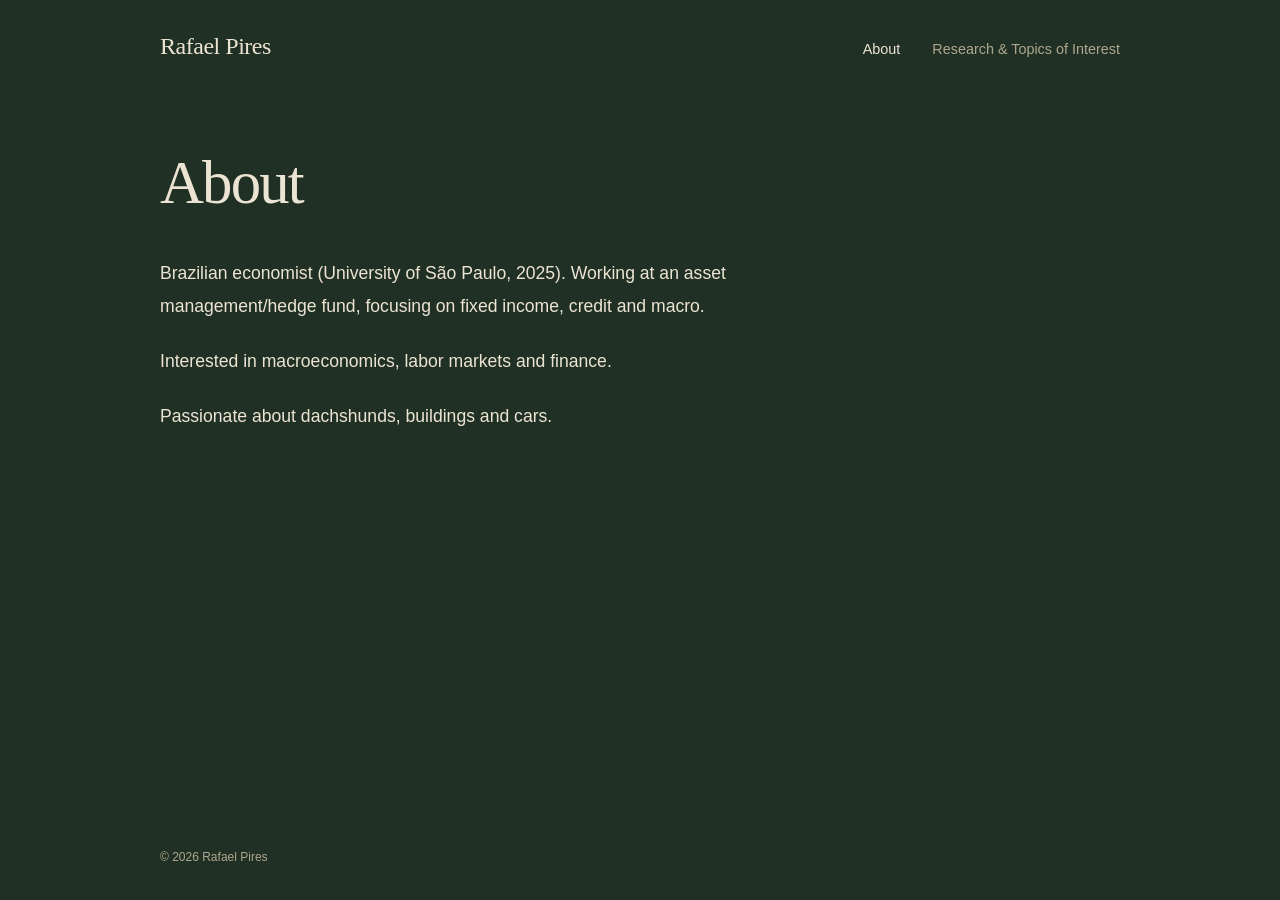
<file: sobre.html>
<!doctype html>
<html lang="en">
<head>
  <meta charset="utf-8">
  <meta name="viewport" content="width=device-width, initial-scale=1">
  <meta name="color-scheme" content="dark">
  <meta name="description" content="About Rafael Pires.">
  <title>About | Rafael Pires</title>
  <style>:root{
  --green:#213024;
  --green-deep:#172119;
  --ink:#ece4d3;
  --muted:#aea78f;
  --brown:#a8693a;
  --serif:Georgia,"Times New Roman",serif;
  --sans:-apple-system,BlinkMacSystemFont,"Segoe UI",Arial,sans-serif;
}
*{box-sizing:border-box}
html{-webkit-text-size-adjust:100%}
body{margin:0;min-height:100vh;min-height:100svh;display:flex;flex-direction:column;background:var(--green);color:var(--ink);font:1rem/1.75 var(--sans)}
a{color:inherit;text-decoration:none}
a:hover{text-decoration:underline;text-decoration-color:var(--brown);text-underline-offset:.3em;text-decoration-thickness:1px}
a:focus-visible{outline:1px solid var(--ink);outline-offset:4px}
h1,h2,h3,p{margin-top:0}
h1{font:400 clamp(2.6rem,5vw,3.8rem)/1.1 var(--serif);letter-spacing:-.03em;margin-bottom:2.5rem}
.skip-link{position:absolute;top:-8rem;left:1rem;padding:.5rem 1rem;background:var(--green-deep)}
.skip-link:focus{top:1rem}

/* Home */
.home-main{flex:1;display:grid;grid-template-columns:auto 1fr;min-height:100vh;min-height:100svh}
.home-figure{margin:0;height:100vh;height:100svh;position:sticky;top:0}
.home-figure img{display:block;height:100%;width:auto;max-width:62vw;object-fit:cover;object-position:70% center}
.home-panel{display:flex;flex-direction:column;justify-content:center;padding:4rem clamp(2rem,5vw,5.5rem)}
.home h1{white-space:nowrap;font-size:clamp(2.8rem,4.6vw,5.5rem);line-height:1.02;letter-spacing:-.045em;margin:0 0 3rem}
.home h1 span{color:var(--brown)}
.home-nav{display:flex;flex-direction:column;align-items:flex-start;gap:.35rem}
.home-nav a{font:400 1.5rem/1.6 var(--serif)}
.home-foot{margin-top:4rem;font-size:.75rem;line-height:1.6;color:var(--muted)}
.home-foot p{margin:0}

/* Inner pages */
.site-header{display:flex;flex-wrap:wrap;justify-content:space-between;align-items:baseline;gap:.5rem 2rem;width:calc(100% - 4rem);max-width:60rem;margin:0 auto;padding:2rem 0}
.wordmark{font:400 1.5rem/1.2 var(--serif);letter-spacing:-.02em}
.header-nav{display:flex;flex-wrap:wrap;gap:.25rem 2rem;font-size:.9rem;color:var(--muted)}
.header-nav a[aria-current="page"]{color:var(--ink)}
.page-main{flex:1;width:calc(100% - 4rem);max-width:60rem;margin:0 auto;padding:3.5rem 0 5rem}

.about-copy{max-width:38rem}
.about-copy p{font-size:1.1rem;line-height:1.85;margin-bottom:1.4rem}

.research-areas{display:grid;grid-template-columns:repeat(2,minmax(0,1fr));gap:3rem}
.research-areas h2{font:400 2rem/1.25 var(--serif);margin:0 0 1rem}
.area-topics{display:flex;flex-direction:column;gap:.2rem;color:var(--muted)}
.area-topics a:hover{color:var(--ink)}

.archive-heading{display:flex;flex-wrap:wrap;justify-content:space-between;align-items:baseline;gap:1rem 2rem;margin-bottom:2rem}
.archive-heading h1{margin:0}
.area-switch,.section-tabs{display:flex;flex-wrap:wrap;gap:.25rem 1.75rem;font-size:.95rem;color:var(--muted)}
.area-switch a[aria-current="page"],.section-tabs a[aria-current="location"]{color:var(--ink);text-decoration:underline;text-decoration-color:var(--brown);text-underline-offset:.3em;text-decoration-thickness:1px}
.section-tabs{margin-bottom:2.5rem}
.publication{margin-bottom:2.5rem}
.publication time{font-size:.8rem;color:var(--muted)}
.publication h3{font:400 clamp(1.4rem,2.6vw,1.75rem)/1.3 var(--serif);margin:.2rem 0 .4rem;max-width:44rem}
.publication p{color:var(--muted);max-width:42rem;margin:0}
.empty{color:var(--muted)}

.article-main{max-width:44rem}
.article-header{margin-bottom:2.5rem}
.article-header h1{margin-bottom:1rem}
.article-byline{font-size:.85rem;color:var(--muted)}
.article-body{font-size:1.1rem;line-height:1.85}
.article-body p{margin-bottom:1.4rem}
.article-body h2{font:400 1.7rem/1.35 var(--serif);margin:2.6rem 0 1rem}
.article-body figure{margin:2rem 0}
.article-body img{display:block;max-width:100%;height:auto}
.article-body figcaption{color:var(--muted);font-size:.85rem;padding-top:.6rem}
.article-body blockquote{margin:2rem 0;padding-left:1.5rem;border-left:2px solid var(--brown);font:1.3rem/1.6 var(--serif)}
.article-back{margin-top:3rem;font-size:.9rem;color:var(--muted)}

.site-footer{width:calc(100% - 4rem);max-width:60rem;margin:0 auto;padding:2rem 0;font-size:.75rem;color:var(--muted)}
.site-footer p{margin:0}
[hidden]{display:none!important}

@media(max-width:760px){
  .home-main{grid-template-columns:1fr}
  .home-figure{position:static;height:52svh}
  .home-figure img{width:100%;max-width:none;object-position:center 30%}
  .home-panel{padding:2.5rem 1.75rem 2rem}
  .home h1{margin-bottom:2rem}
  .home-nav a{font-size:1.3rem}
  .home-foot{margin-top:2.5rem}
  .site-header,.page-main,.site-footer{width:calc(100% - 3rem)}
  .site-header{padding:1.25rem 0}
  .page-main{padding-top:2rem}
  .research-areas{grid-template-columns:1fr;gap:2.25rem}
  .archive-heading{flex-direction:column}
}
@media print{
  body{background:#fff;color:#000}
  .site-header,.site-footer,.skip-link,.article-back,.area-switch{display:none}
}
</style>
</head>
<body>
  <a class="skip-link" href="#conteudo">Skip to content</a>
  <header class="site-header">
    <a class="wordmark" href="index.html">Rafael Pires</a>
    <nav aria-label="Main navigation" class="header-nav">
      <a href="sobre.html" aria-current="page">About</a>
      <a href="research.html">Research &amp; Topics of Interest</a>
    </nav>
  </header>
  <main id="conteudo" class="page-main">
    <h1>About</h1>
    <div class="about-copy">
      <p>Brazilian economist (University of São Paulo, 2025). Working at an asset management/hedge fund, focusing on fixed income, credit and macro.</p>
      <p>Interested in macroeconomics, labor markets and finance.</p>
      <p>Passionate about dachshunds, buildings and cars.</p>
    </div>
  </main>
  <footer class="site-footer"><p>© 2026 Rafael Pires</p></footer>
</body>
</html>
</file>
